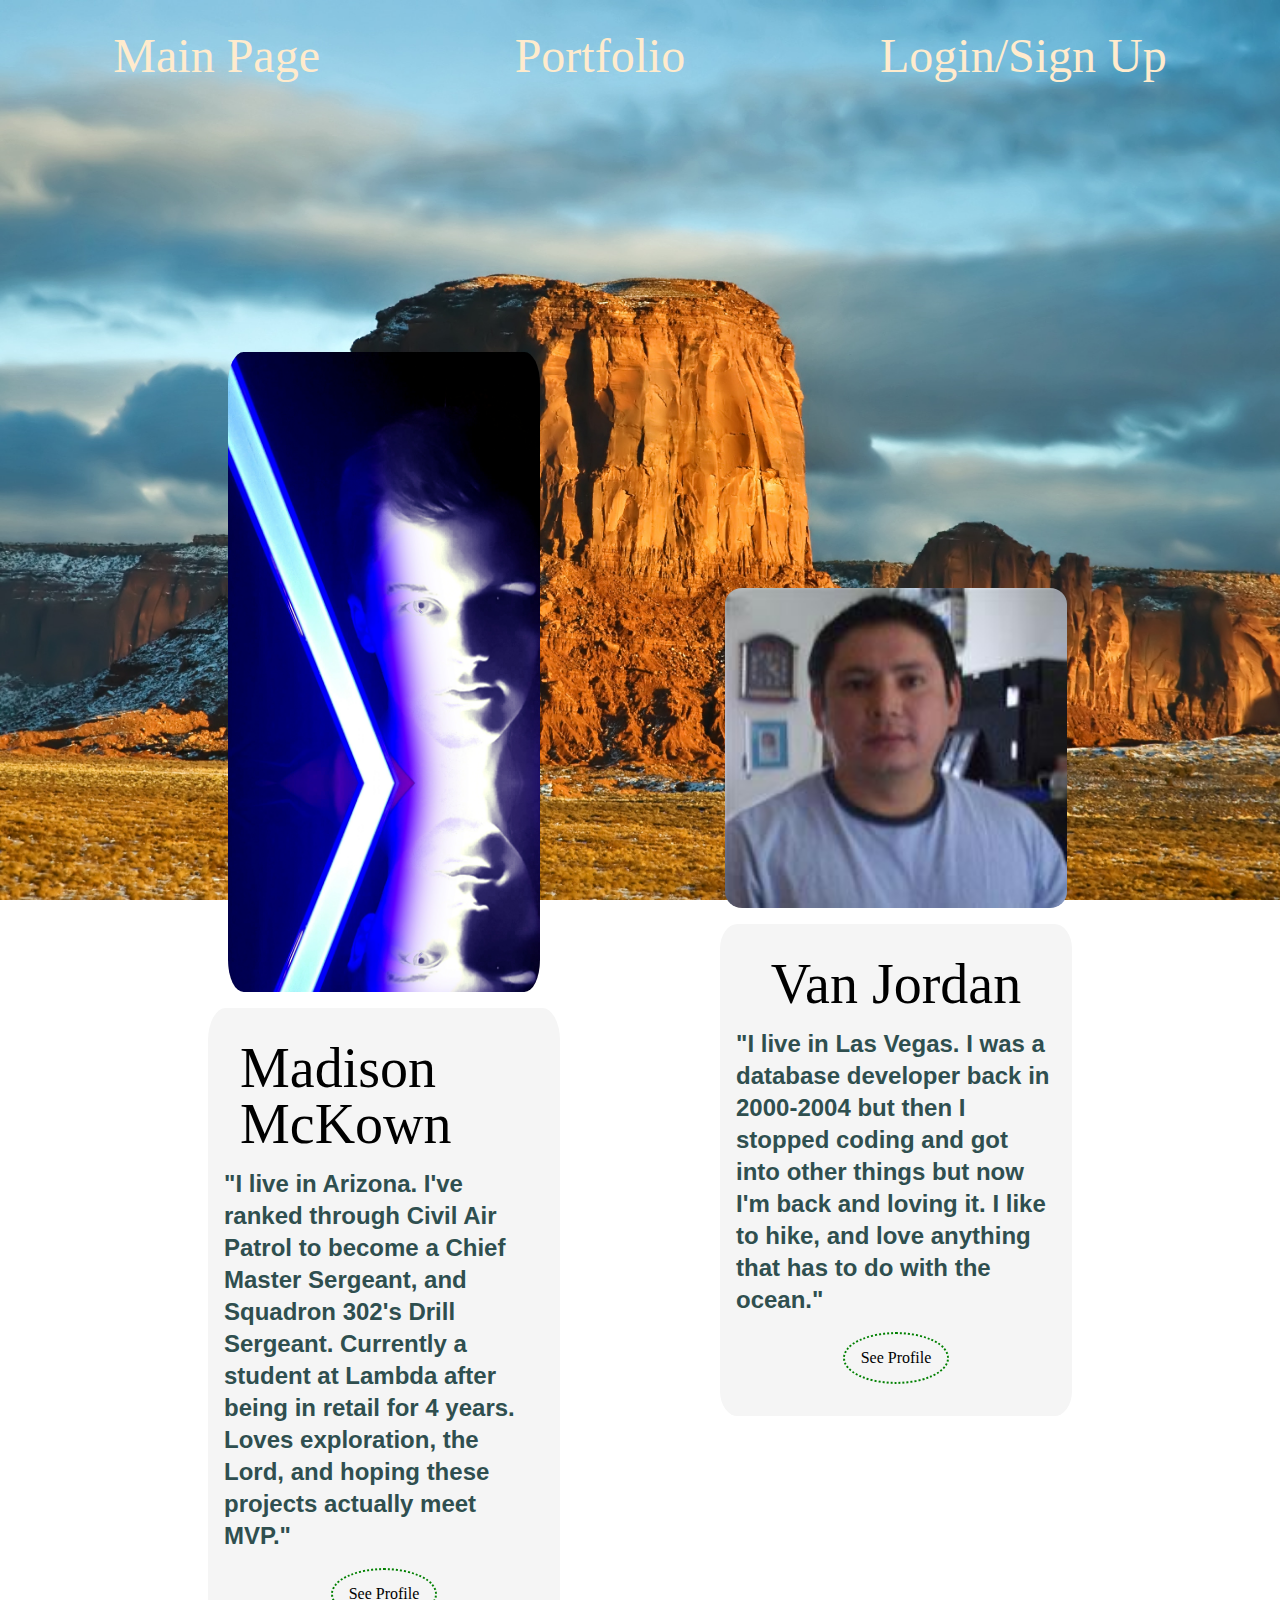
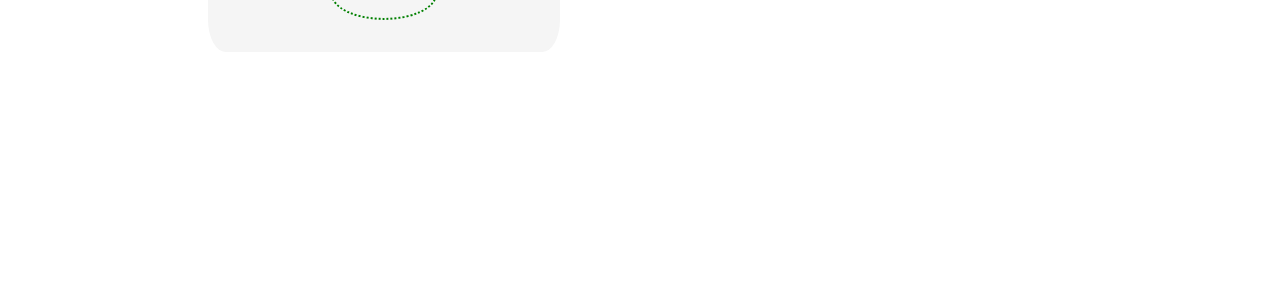
<file: index.html>
<!DOCTYPE html>

<html>

<head>
    <title>Guidr: Helping Guides find their way.</title>
    <meta name="viewport" content="width=device-width, initial-scale=1, shrink-to-fit=no">
    <link href="https://fonts.googleapis.com/css?family=Bangers|Titillium+Web" rel="stylesheet">
    <link rel="stylesheet" href="./css/main-file.css"/> 

    <style>
        html { 
                background: url('photos/portfolio.jpg') no-repeat center center fixed; 
                -webkit-background-size: cover;
                -moz-background-size: cover;
                -o-background-size: cover;
                background-size: cover;
            }
    </style>

    <script src="./javascript/portfolio.js" async></script>

</head>

<body>

    <header>
        <nav class='navigation'>

            <div class='linkBar'>
                <a href='main.html'>Main Page</a>
                <a href='index.html'>Portfolio</a>
                <a href='login.html'>Login/Sign Up</a>
            </div>

        </nav>
    </header>






    <section class="profile-box">
        <div class="profile-0">

            <div class="adjusting-img">
                <img class="pro-img-1" src="photos/profile-img1.jpg" alt="picture of madison">
            </div>

            <div class="pro-text">
                <h3>Madison McKown</h3>
                <p class="main-text">"I live in Arizona. I've ranked through Civil
                    Air Patrol to become a Chief Master Sergeant, and Squadron
                    302's Drill Sergeant. Currently a student at Lambda after
                    being in retail for 4 years. Loves exploration, the Lord,
                    and hoping these projects actually meet MVP."
                </p>

                <div class='dropdowns'>
                    <div class='dropdown-option' data-tab="1">See Profile</div>

                    <div class="dropdown-content" data-tab="1">
                        <a class='dd-link' href="login.html">See Profile</a>
                        <a class='dd-link' href="https://unsplash.com/search/photos/arizona-peak">See Pictues</a>
                    </div>
                </div>
            </div>
        </div>



        <div class="profile-0">

            <div class="adjusting-img">
                <img class="pro-img-2" src="photos/profile-img2.jpg" alt="picture of Van">
            </div>

            <div class="pro-text">
                <h3>Van Jordan</h3>
                <p class="main-text">"I live in Las Vegas. I was a database developer 
                    back in 2000-2004 but then I stopped coding and got into other 
                    things but now I'm back and loving it. I like to hike, and love 
                    anything that has to do with the ocean."</p>

                <div class='dropdowns'>
                        <div class='dropdown-option' data-tab="2">See Profile</div>

                        <div class="dropdown-content" data-tab="2">
                            <a class='dd-link' href="login.html">See Profile</a>
                            <a class='dd-link' href="https://unsplash.com/search/photos/arizona">See Pictures</a>
                        </div>
                </div>
            </div>
        </div>
    </section>

</body>


</html>
</file>
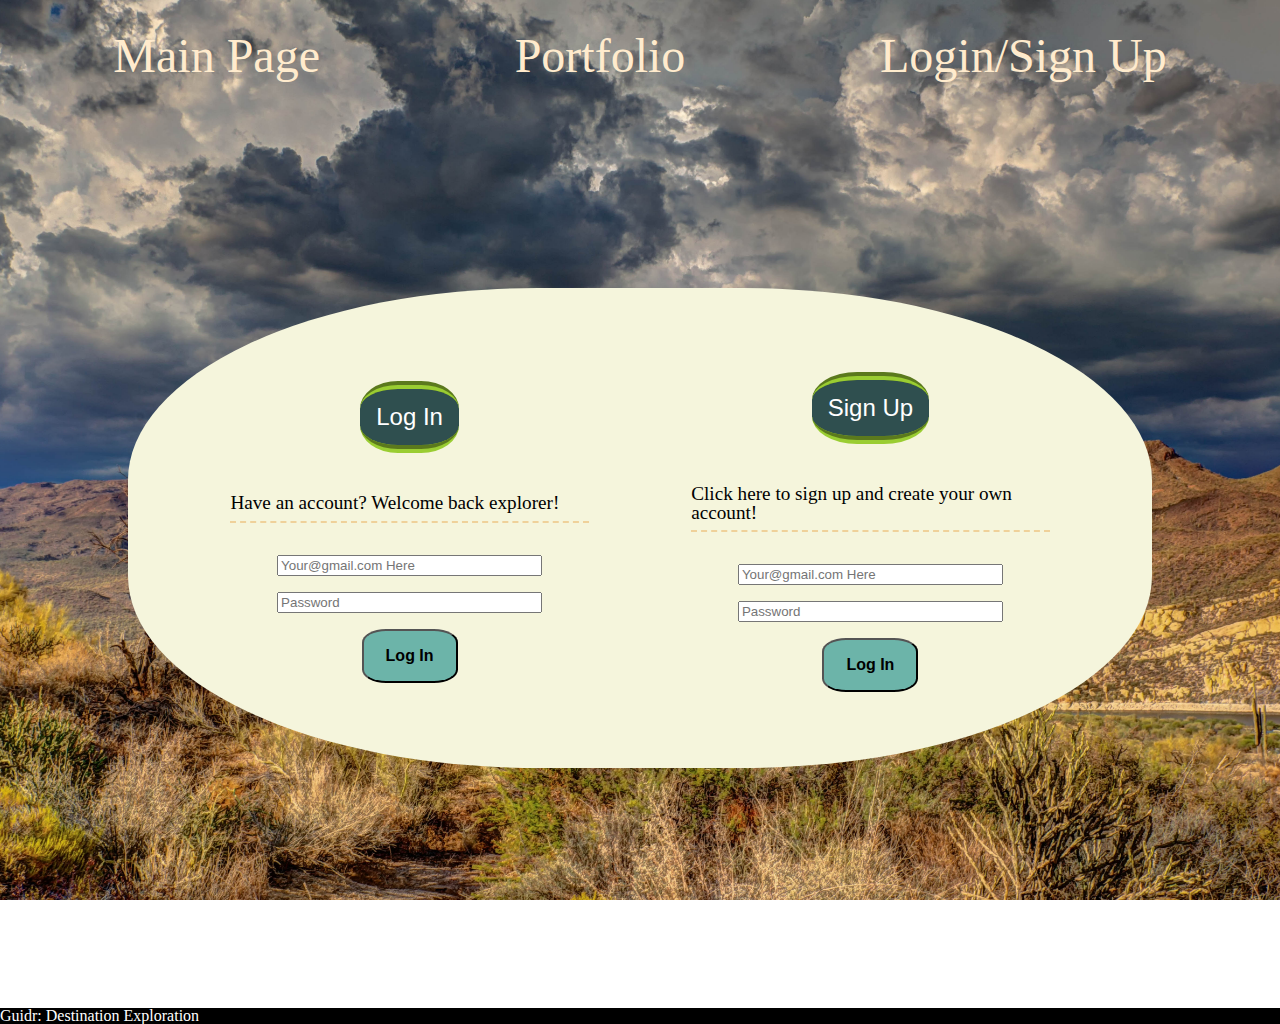
<file: login.html>
<!DOCTYPE html>

<html>

<head>
    <title>Guidr: Helping Guides find their way.</title>
    <meta name="viewport" content="width=device-width, initial-scale=1, shrink-to-fit=no">
    <link href="https://fonts.googleapis.com/css?family=Bangers|Titillium+Web" rel="stylesheet">
    <link rel="stylesheet" href="./css/main-file.css"/> 

    <style>
        html { 
                background: url('photos/background-img.jpg') no-repeat center center fixed; 
                -webkit-background-size: cover;
                -moz-background-size: cover;
                -o-background-size: cover;
                background-size: cover;
            }
    </style>


</head>

<body>
    <header>
        <nav class='navigation'>

            <div class='linkBar'>
                <a href='main.html'>Main Page</a>
                <a href='index.html'>Portfolio</a>
                <a href='login.html'>Login/Sign Up</a>
            </div>

        </nav>
    </header>


    <section class="info-page">
        <div class="login-info">
            <div class="access-text">
                <h2>Log In</h2>
                <p>Have an account? Welcome back explorer!</p> 
            </div>

            <div class="email">
                <input id="emailAddress" type="email" maxLength="64" 
                    size="30" required placeholder="Your@gmail.com Here" 
                    pattern=".+@gmail.com" title="Please only provide a Gmail address">
            </div>
                
            <div class='password'>
                <input type="password" id="pass" name="password"
                    minlength="8" size="30" required 
                    placeholder="Password">
            </div>

            <input id="login-button" type="submit" value="Log In" href='main.html'>
        </div>


        <div class="login-info">
            <div class="access-text">
                <h2>Sign Up</h2>
                <p>Click here to sign up and create your own account!</p>
            </div>

            <div class="email">
                <input id="emailAddress" type="email" maxLength="64" 
                    size="30" required placeholder="Your@gmail.com Here" 
                    pattern=".+@gmail.com" title="Please only provide a Gmail address">
            </div>
                    
            <div class='password'>
                <input type="password" id="pass" name="password"
                    minlength="8" size="30" required 
                    placeholder="Password">
            </div>
    
            <input id="signup-button" type="submit" value="Log In" href='main.html'>
        </div>
    </section>


    <footer>
        <p>Guidr: Destination Exploration</p>
    </footer>
</body>


</html>
</file>
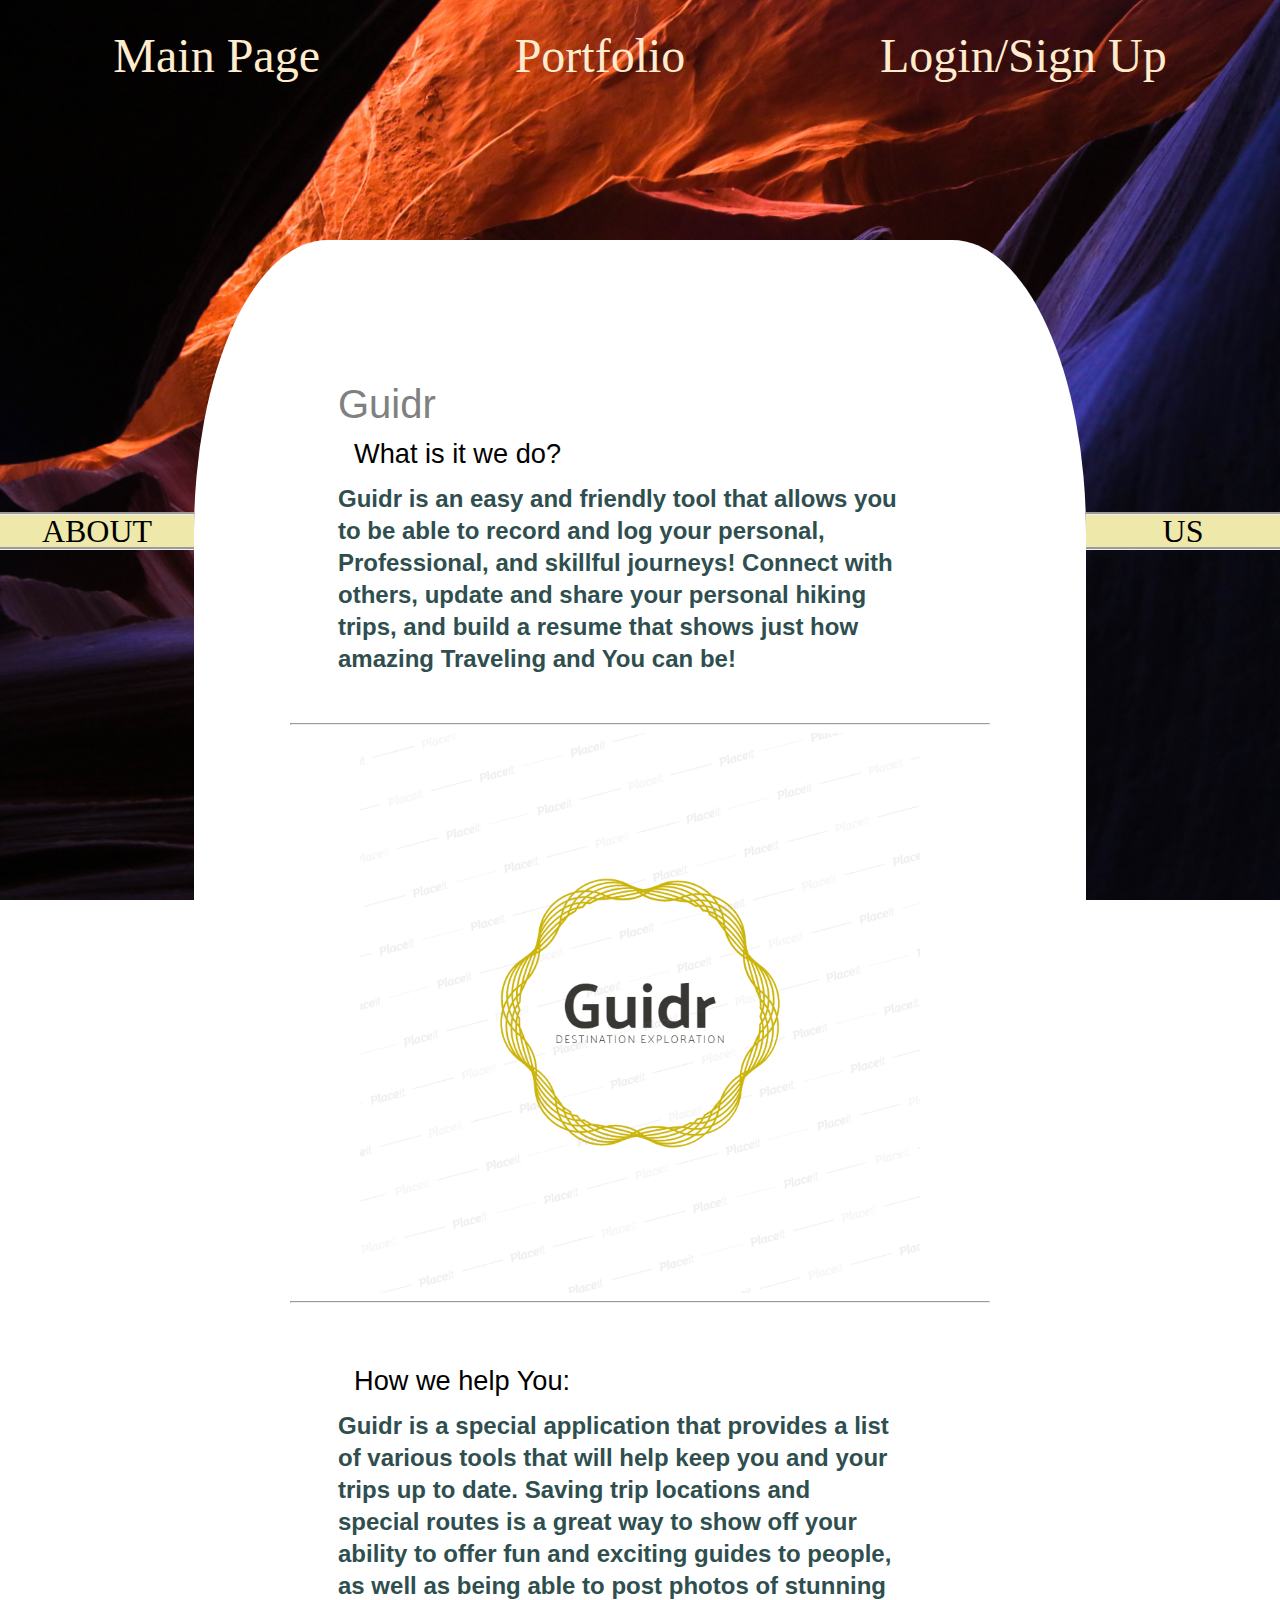
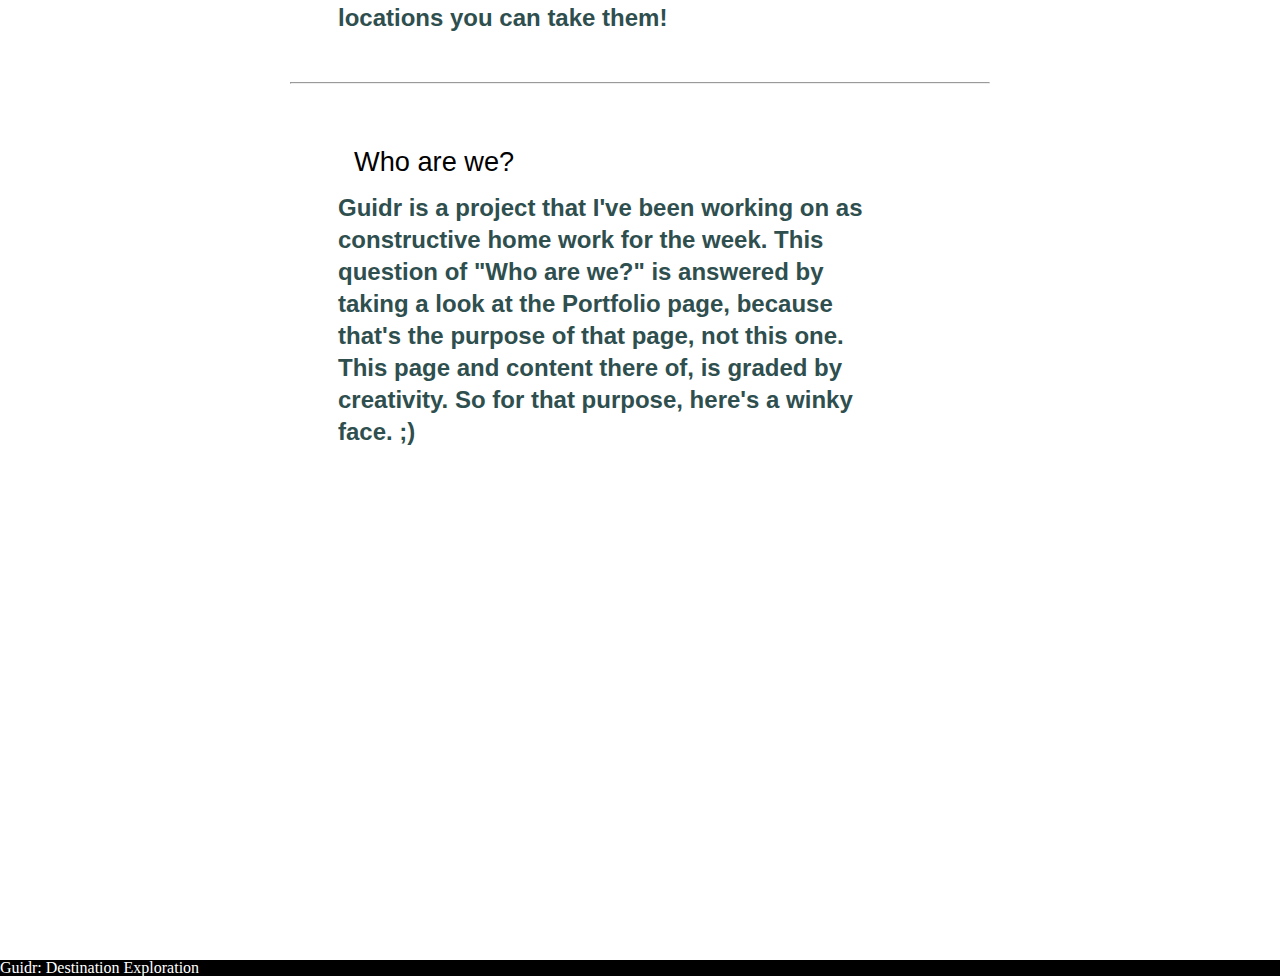
<file: main.html>
<!DOCTYPE html>

<html>

<head>
    <title>Guidr: Helping Guides find their way.</title>
    <meta name="viewport" content="width=device-width, initial-scale=1, shrink-to-fit=no">
    <link href="https://fonts.googleapis.com/css?family=Bangers|Titillium+Web" rel="stylesheet">
    <link rel="stylesheet" href="./css/main-file.css"/> 

    <style>
        html { 
                background: url('photos/main.jpg') no-repeat center center fixed; 
                -webkit-background-size: cover;
                -moz-background-size: cover;
                -o-background-size: cover;
                background-size: cover;
            }
    </style>


</head>

<body>
    <header>
        <nav class='navigation'>

            <div class='linkBar'>
                <a href='main.html'>Main Page</a>
                <a href='index.html'>Portfolio</a>
                <a href='login.html'>Login/Sign Up</a>
            </div>

        </nav>
    </header>


    <section class="inner-body">

        
        <div class="side-words">
            <p class='about-us'>ABOUT</p>
        </div>
        

        <section class='middle-chunk'>
            
            <div class="word-chunk">
                <div>
                    <h1>Guidr</h1>

                    <h2>What is it we do?</h2>
                </div>

                <div>
                    <p class="main-text">Guidr is an easy and friendly tool that allows you to be able to record and
                        log your personal, Professional, and skillful journeys! Connect with others,
                        update and share your personal hiking trips, and build a resume that shows
                        just how amazing Traveling and You can be!
                    </p>
                </div>
            </div>



            <hr>


        
            <div class='img-logo-div'>
                <img class="logo-photo" src="photos/logo.png" alt="logo photo">
            </div>



            <hr>



            <div class="word-chunk">
                <div>
                    <h2>How we help You:</h2>
                </div>
    
                <div>
                    <p class="main-text">Guidr is a special application that provides
                        a list of various tools that will help keep you and your 
                        trips up to date. Saving trip locations and special routes
                        is a great way to show off your ability to offer fun and 
                        exciting guides to people, as well as being able to post photos 
                        of stunning locations you can take them!
                    </p>
                </div>
            </div>



            <hr>



            <div class="word-chunk">
                <div>
                    <h2>Who are we?</h2>
                </div>
        
                <div>
                    <p class="main-text">Guidr is a project that I've been working 
                        on as constructive home work for the week. This question
                        of "Who are we?" is answered by taking a look at the Portfolio 
                        page, because that's the purpose of that page, not this one.
                        This page and content there of, is graded by creativity. So 
                        for that purpose, here's a winky face. ;)
                    </p>
                </div>
            </div>
        </section>


        
        <div class="side-words">
            <p class='about-us'>US</p>
        </div>
        

    </section>


    <footer>
        <p>Guidr: Destination Exploration</p>
    </footer>




</body>


</html>
</file>
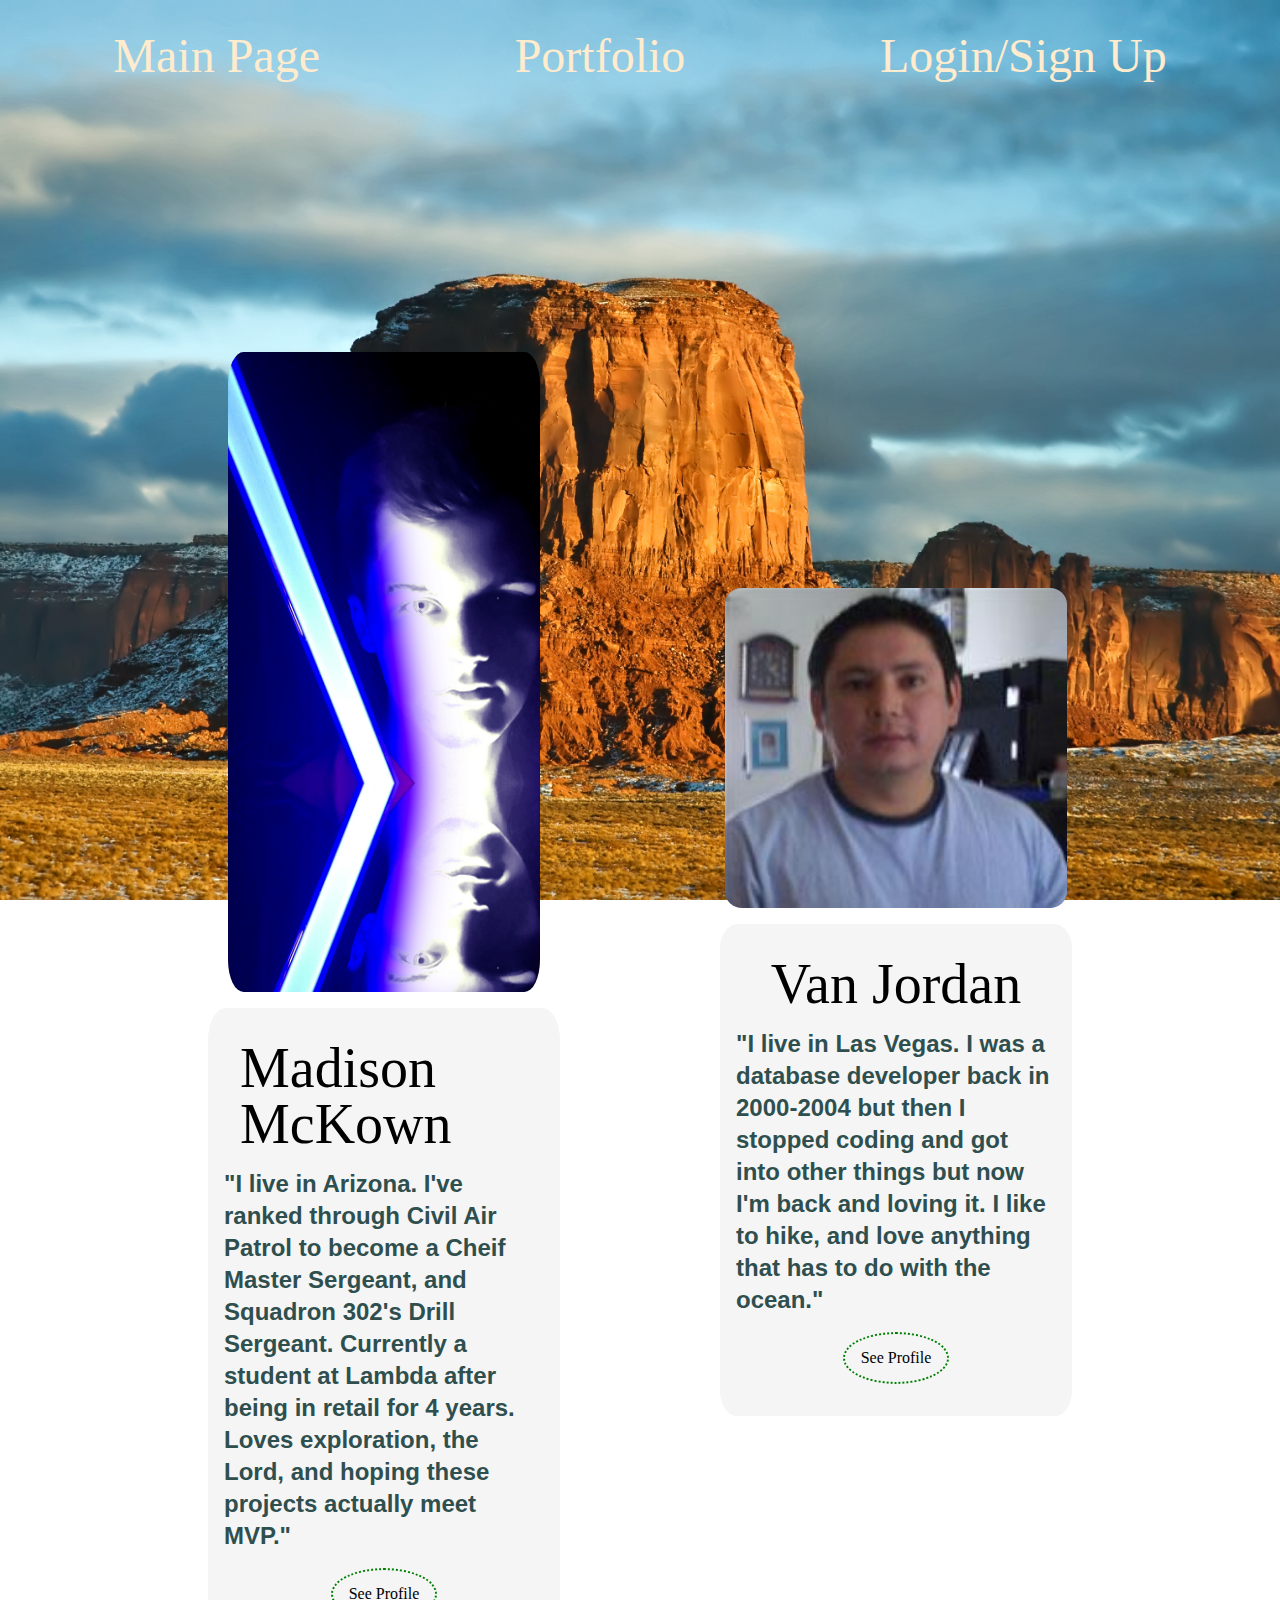
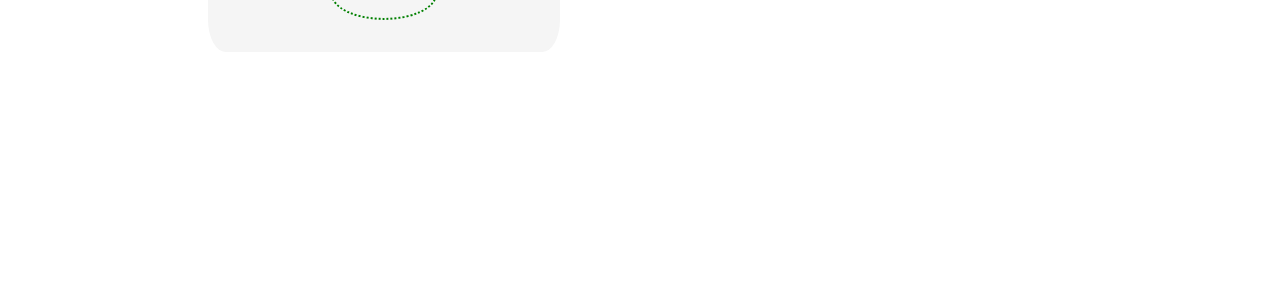
<file: portfolio.html>
<!DOCTYPE html>

<html>

<head>
    <title>Guidr: Helping Guides find their way.</title>
    <meta name="viewport" content="width=device-width, initial-scale=1, shrink-to-fit=no">
    <link href="https://fonts.googleapis.com/css?family=Bangers|Titillium+Web" rel="stylesheet">
    <link rel="stylesheet" href="./css/main-file.css"/> 

    <style>
        html { 
                background: url('photos/portfolio.jpg') no-repeat center center fixed; 
                -webkit-background-size: cover;
                -moz-background-size: cover;
                -o-background-size: cover;
                background-size: cover;
            }
    </style>

    <script src="./javascript/portfolio.js" async></script>

</head>

<body>

    <header>
        <nav class='navigation'>

            <div class='linkBar'>
                <a href='main.html'>Main Page</a>
                <a href='portfolio.html'>Portfolio</a>
                <a href='login.html'>Login/Sign Up</a>
            </div>

        </nav>
    </header>






    <section class="profile-box">
        <div class="profile-0">

            <div class="adjusting-img">
                <img class="pro-img-1" src="photos/profile-img1.jpg" alt="picture of madison">
            </div>

            <div class="pro-text">
                <h3>Madison McKown</h3>
                <p class="main-text">"I live in Arizona. I've ranked through Civil
                    Air Patrol to become a Cheif Master Sergeant, and Squadron
                    302's Drill Sergeant. Currently a student at Lambda after
                    being in retail for 4 years. Loves exploration, the Lord,
                    and hoping these projects actually meet MVP."
                </p>

                <div class='dropdowns'>
                    <div class='dropdown-option' data-tab="1">See Profile</div>

                    <div class="dropdown-content" data-tab="1">
                        <a class='dd-link' href="login.html">See Profile</a>
                        <a class='dd-link' href="https://unsplash.com/search/photos/arizona-peak">See Pictues</a>
                    </div>
                </div>
            </div>
        </div>



        <div class="profile-0">

            <div class="adjusting-img">
                <img class="pro-img-2" src="photos/profile-img2.jpg" alt="picture of Van">
            </div>

            <div class="pro-text">
                <h3>Van Jordan</h3>
                <p class="main-text">"I live in Las Vegas. I was a database developer 
                    back in 2000-2004 but then I stopped coding and got into other 
                    things but now I'm back and loving it. I like to hike, and love 
                    anything that has to do with the ocean."</p>

                <div class='dropdowns'>
                        <div class='dropdown-option' data-tab="2">See Profile</div>

                        <div class="dropdown-content" data-tab="2">
                            <a class='dd-link' href="login.html">See Profile</a>
                            <a class='dd-link' href="https://unsplash.com/search/photos/arizona">See Pictues</a>
                        </div>
                </div>
            </div>
        </div>
    </section>

</body>


</html>
</file>
<file: css/main-file.css>
/* http://meyerweb.com/eric/tools/css/reset/ 
   v2.0 | 20110126
   License: none (public domain)
*/

html, body, div, span, applet, object, iframe,
h1, h2, h3, h4, h5, h6, p, blockquote, pre,
a, abbr, acronym, address, big, cite, code,
del, dfn, em, img, ins, kbd, q, s, samp,
small, strike, strong, sub, sup, tt, var,
b, u, i, center,
dl, dt, dd, ol, ul, li,
fieldset, form, label, legend,
table, caption, tbody, tfoot, thead, tr, th, td,
article, aside, canvas, details, embed, 
figure, figcaption, footer, header, hgroup, 
menu, nav, output, ruby, section, summary,
time, mark, audio, video {
	margin: 0;
	padding: 0;
	border: 0;
	font-size: 100%;
	font: inherit;
	vertical-align: baseline;
}
/* HTML5 display-role reset for older browsers */
article, aside, details, figcaption, figure, 
footer, header, hgroup, menu, nav, section {
	display: block;
}
body {
	line-height: 1;
}
ol, ul {
	list-style: none;
}
blockquote, q {
	quotes: none;
}
blockquote:before, blockquote:after,
q:before, q:after {
	content: '';
	content: none;
}
table {
	border-collapse: collapse;
	border-spacing: 0;
}




@import './javascript/portfolio.js';




/* Nav accross all pages */



html, body {
	box-sizing: border-box;
}

@media (max-width: 800px){
	body{
		max-width: 800px;
	} 
}

@media(max-width: 500px){
	body{
		max-width: 500px;
	}
}


.navigation{
	margin: 1rem;
	height: 5rem;
}

@media (max-width: 800px){
	.navigation{
		height: 5rem;
		width: 100%;
		margin: 0;
		background-color: black;
	}
}


.linkBar{
	display: flex;
	align-items: center;
	justify-content: space-around;
	height: 100%;
}


a{
	text-decoration: none;
	color: blanchedalmond;
	font-size: 3rem;
	background-color: transparent;
}

@media (max-width: 800px){
	a{
		font-size: 2rem;
	}
}

@media(max-width: 600px){
	a{
		font-size: 1.5rem;
	}
}










/* Login Page */



.info-page{
	margin: 15% auto;
	background-color: beige;
	width: 80%;
	height: 30rem;
	display: flex;
	align-items: center;
	justify-content: space-evenly;
	border-radius: 40%;
}

@media(max-width: 800px){
	.info-page{
		flex-direction: column;
		background-color: rgba(245, 245, 220, 0.801);
		height: 100%;
		width: 100%;
		border-radius: 15%;
	}

	.email{
		display: flex;
		justify-content: center;
	}

	.password{
		display: flex;
		justify-content: center;
	}
}


.login-info{
	display: flex;
	flex-direction: column;
	align-items: center;
	width: 35%;
}


.info-page p{
	font-family: cursive;
	font-size: 1.2rem;
	margin: 1.5rem;
	padding-bottom: .5rem;
	width: 100%;
	border-bottom: 2px dashed rgba(231, 148, 39, 0.363);
}

#login-button{
	background-color: rgba(0, 128, 128, 0.562);
	width: 6rem;
	padding: 1rem;
	border-radius: 25%;
	font-size: 1rem;
	font-weight: bold;
}

@media(max-width: 800px){
	#login-button{
		background-color: teal;
	}
}


#signup-button{
	background-color: rgba(0, 128, 128, 0.562);
	width: 6rem;
	padding: 1rem;
	border-radius: 25%;
	font-size: 1rem;
	font-weight: bold;
}

@media(max-width: 800px){
	#signup-button{
		background-color: teal;
	}
}


footer p{
	display: flex;
	margin-top: 15rem; 
	align-content: flex-end;
	color: white;
	background-color: black;
}


.info-page h2{
	padding: 1rem;
	background: darkslategray;
	color: white;
	border-radius: 38.5%;
	font-size: 1.5rem;
	border: .5rem yellowgreen;
    border-top-style: groove;
    border-left-style: none;
    border-right-style: none;
	border-bottom-style: groove;
}


.access-text{
	display: flex;
	flex-direction: column;
	align-items: center;
}


input{
	margin: .5rem;
}










/* main page */



.inner-body{
	width: 100%;
	display: flex;
	justify-content: space-evenly;
}


.middle-chunk{
	max-width: 700px;
	margin: 8rem 0;
	padding: 6rem;
	border-radius: 15%;
	background-color: white;
}

@media(max-width: 800px){
	.middle-chunk{
		margin: 4rem 2rem;
		background-color: rgba(255, 255, 255, 0.884);
	}
}

@media(max-width: 500px){
	.middle-chunk{
		background-color: rgba(255, 255, 255, 0.726);
	}
}


.side-words{
	margin-top: 25rem;
	display: flex;
	justify-content: center;
	height: 2rem;
	width: 30%;
	background-color: palegoldenrod;
	border: .2rem;
	border-top-style: groove;
    border-left-style: none;
    border-right-style: none;
	border-bottom-style: groove;
}

@media(max-width: 930px){
	.side-words{
		display: none;
	}
}


.about-us{
	color: black;
	font-size: 2rem;
}


.word-chunk{
	margin: 2rem;
	padding: 1rem;
	width: 80%;
}


.logo-photo{
	width: 80%;
	height: 80%;
}


.img-logo-div{
	display: flex;
	justify-content: center;
}


h1{
	font-size: 2.5rem;
	font-family: 'Lucida Sans', 'Lucida Sans Regular', 'Lucida Grande', 'Lucida Sans Unicode', Geneva, Verdana, sans-serif; 
	color: gray;
}

@media(max-width: 500px){
	h1{
		color: black;
	}
}


h2{
	font-size: 1.7rem;
	font-family: 'Lucida Sans', 'Lucida Sans Regular', 'Lucida Grande', 'Lucida Sans Unicode', Geneva, Verdana, sans-serif; 
	margin: 1rem;
}


.main-text{
	font-size: 1.5rem;
	line-height: 2rem;
	font-weight: bold;
	color: darkslategrey;
	font-family: 'Lucida Sans', 'Lucida Sans Regular', 'Lucida Grande', 'Lucida Sans Unicode', Geneva, Verdana, sans-serif;
}

@media(max-width: 800px){
	.main-text{
		width: 25rem;
		font-size: 1.2rem;
	}
}

@media(max-width: 500px){
	.main-text{
		color: darkslategrey;
	}
}










/* portfolio page */



.profile-box{
	display: flex;
	flex-wrap: wrap;
	justify-content: space-evenly;
	align-items: center;
	margin: 15rem auto;
}

@media(max-width: 1050px){
	.profile-box{
		flex-direction: column;
		margin: 7rem;
	}
}


.profile-0{
	width: 20%;
	display: flex;
	flex-direction: column;
	align-items: center;
}

@media(max-width: 1050px){
	.profile-0{
		margin-bottom: 4rem;
	}
}


.pro-img-1{
	height: 40rem;
	border-radius: 5%;
}


.pro-img-2{
	height: 20rem;
	border-radius: 5%;
}


h3{
	font-size: 3.5rem;
	margin: 1rem;
}


.pro-text{
	padding: 1rem;
	width: 30rem;
	display: flex;
	flex-direction: column;
	align-items: center;
	background-color: whitesmoke;
	border-radius: 5%;
}

@media(max-width: 1340px){
	.pro-text{
		width: 20rem;
	}
}

@media(max-width: 1050px){
	.pro-text{
		width: 25rem;
	}
}


.adjusting-img{
	display: flex;
	justify-content: center;
	margin: 1rem;
}


.dropdown-option{
	margin: 1rem;
	padding: 1rem;
	display: flex;
	justify-content: center;
	border: 2px dotted green;
	border-radius: 100%;
}


.dd-link{
	color: darkgoldenrod;
	border: 2px dotted green;
	font-size: 2rem;
	font-weight: bold;
	padding: .5rem;
}


/* .dropdown-content{
	border: 2px dotted green;
	display: flex;
	flex-direction: column;
} */


/* .hide-dropdown {
    display: none;
} */


.dropdown-content{
	display: none;
}


.display-block{
	display: block;
	border: 2px dotted green;
	display: flex;
	flex-direction: column;
}
</file>
